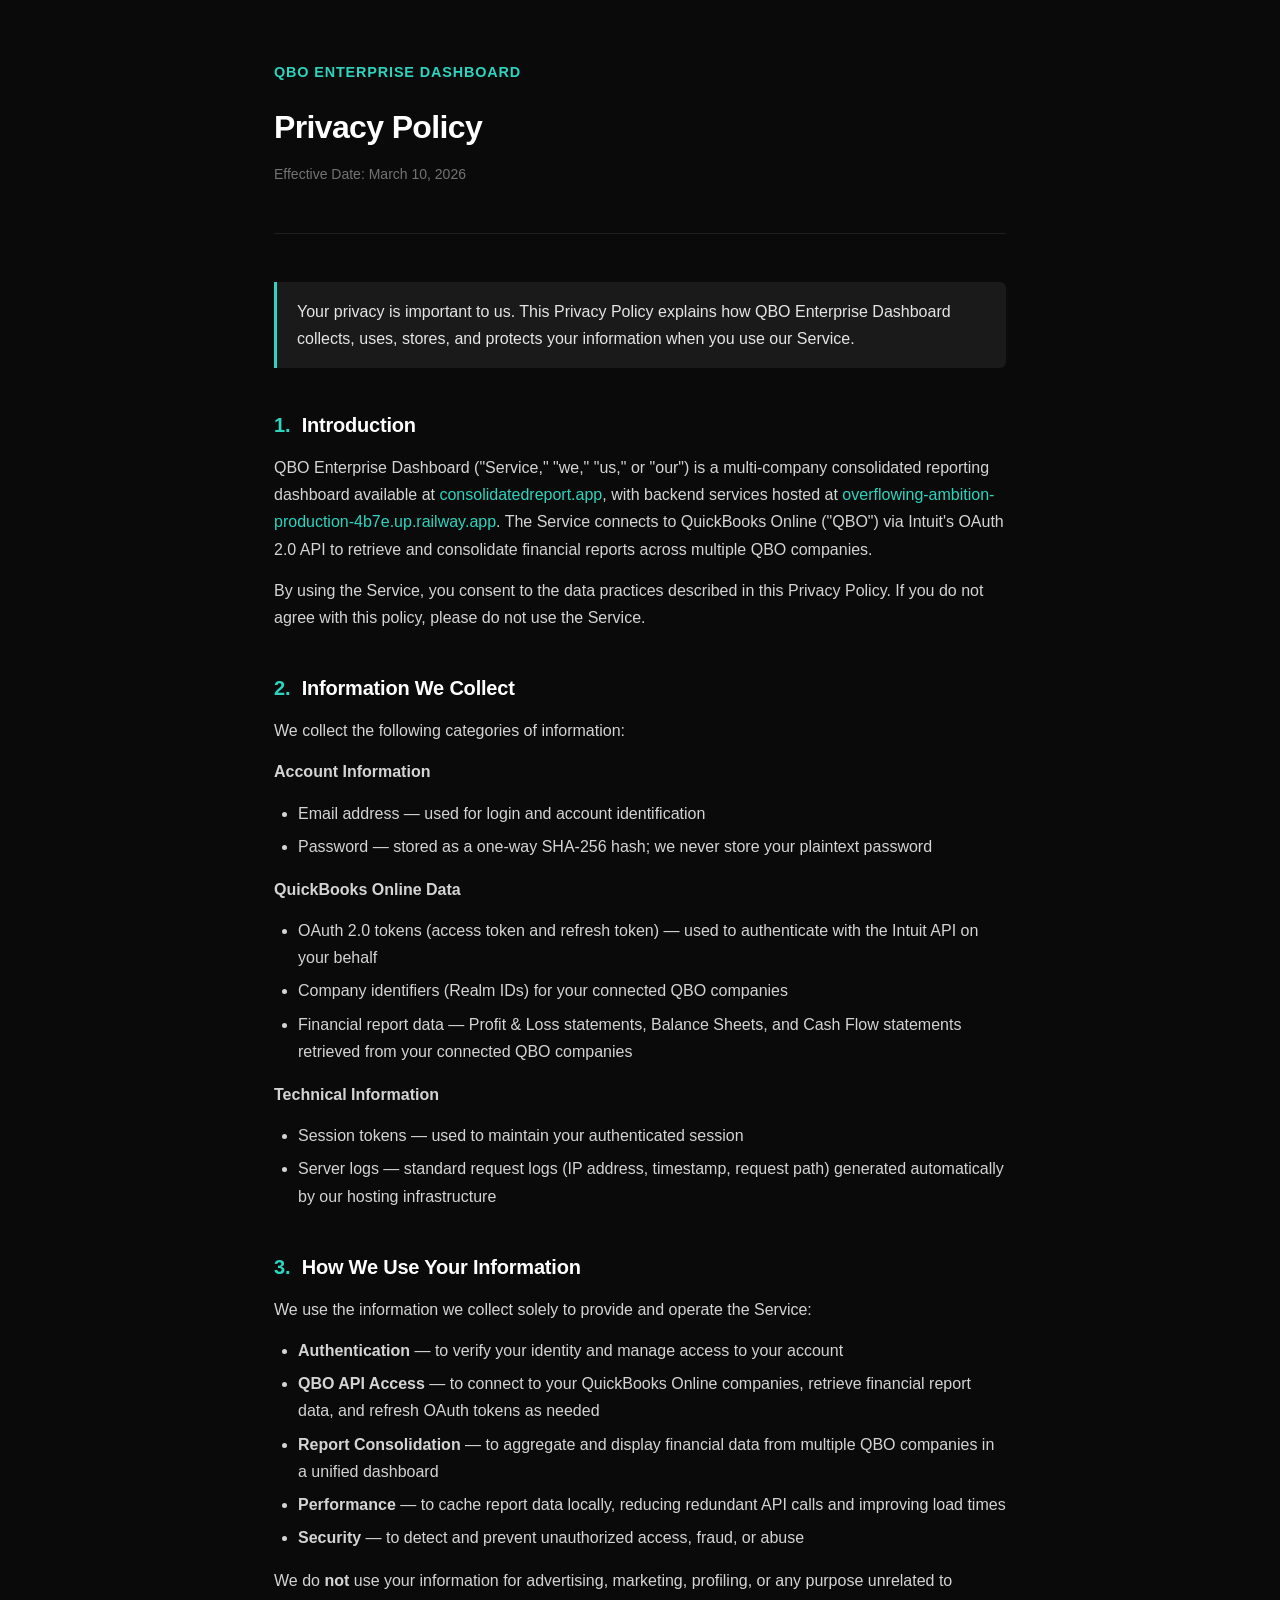
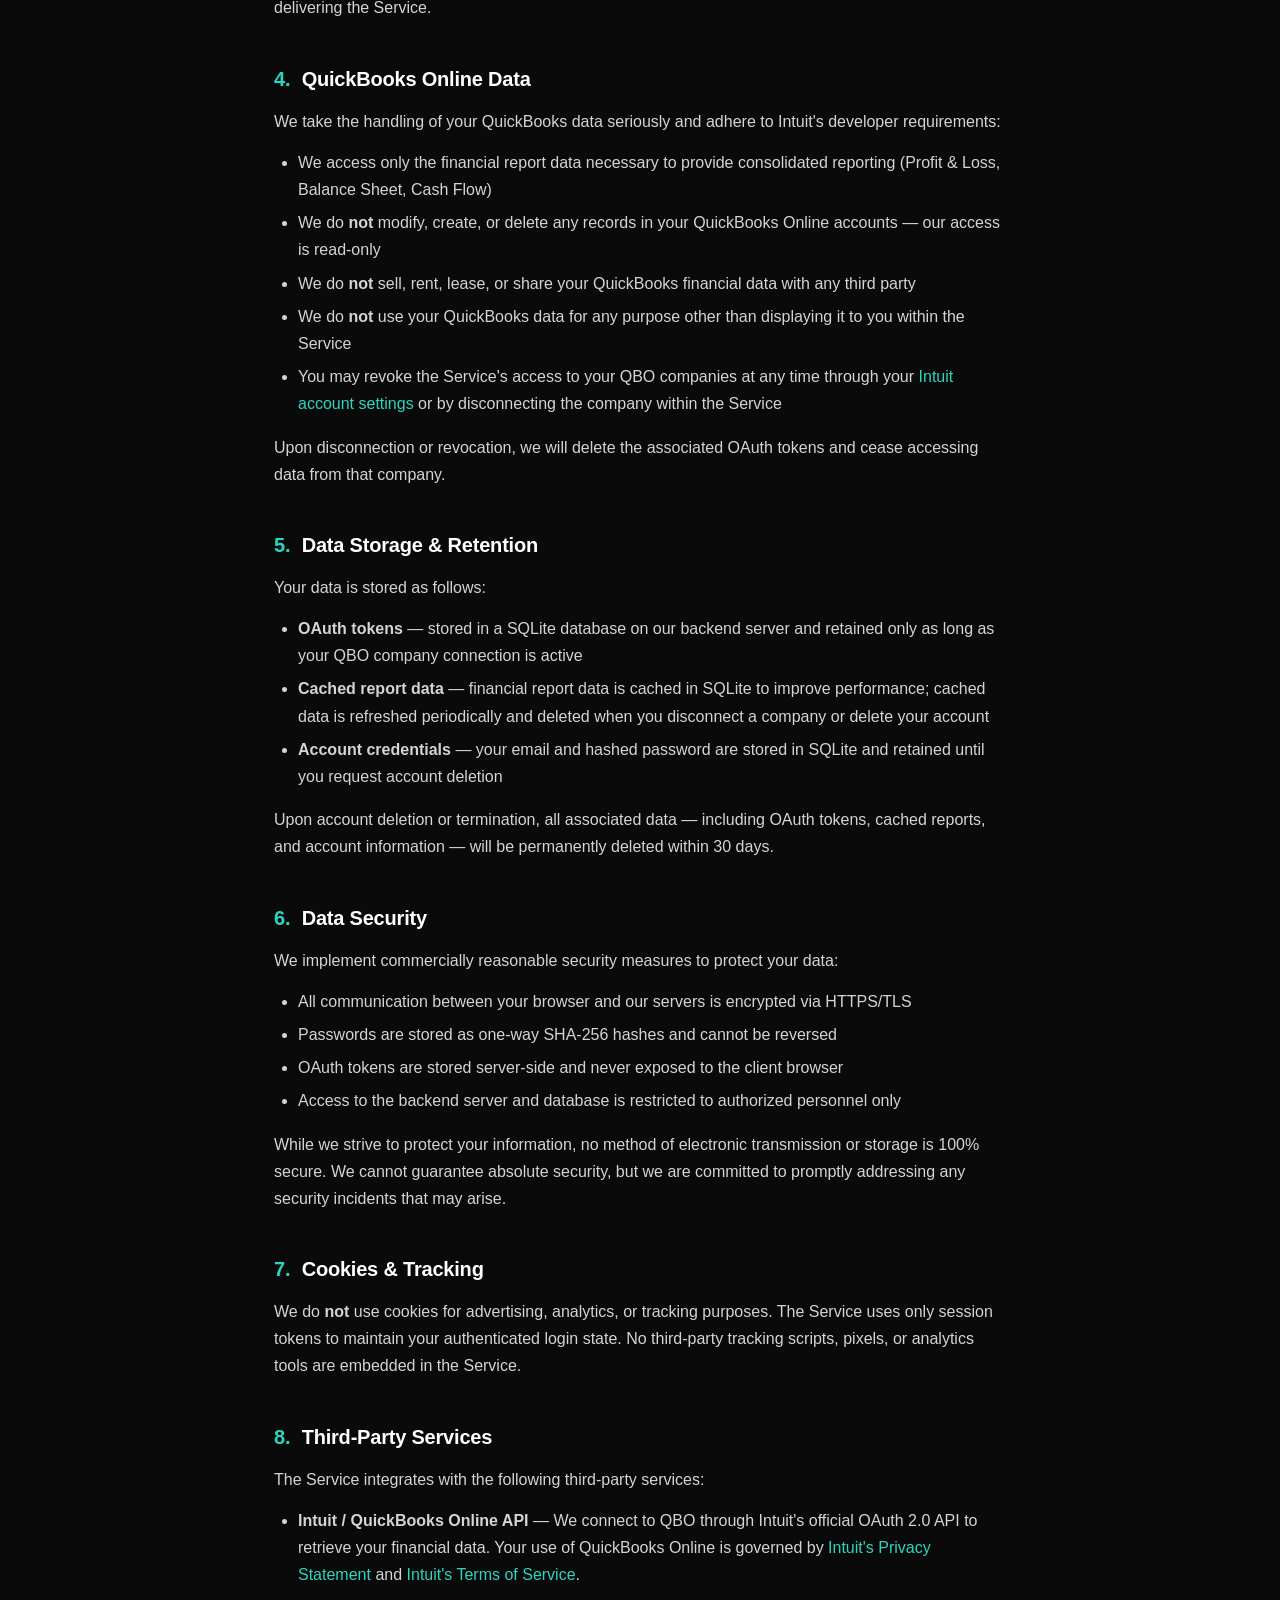
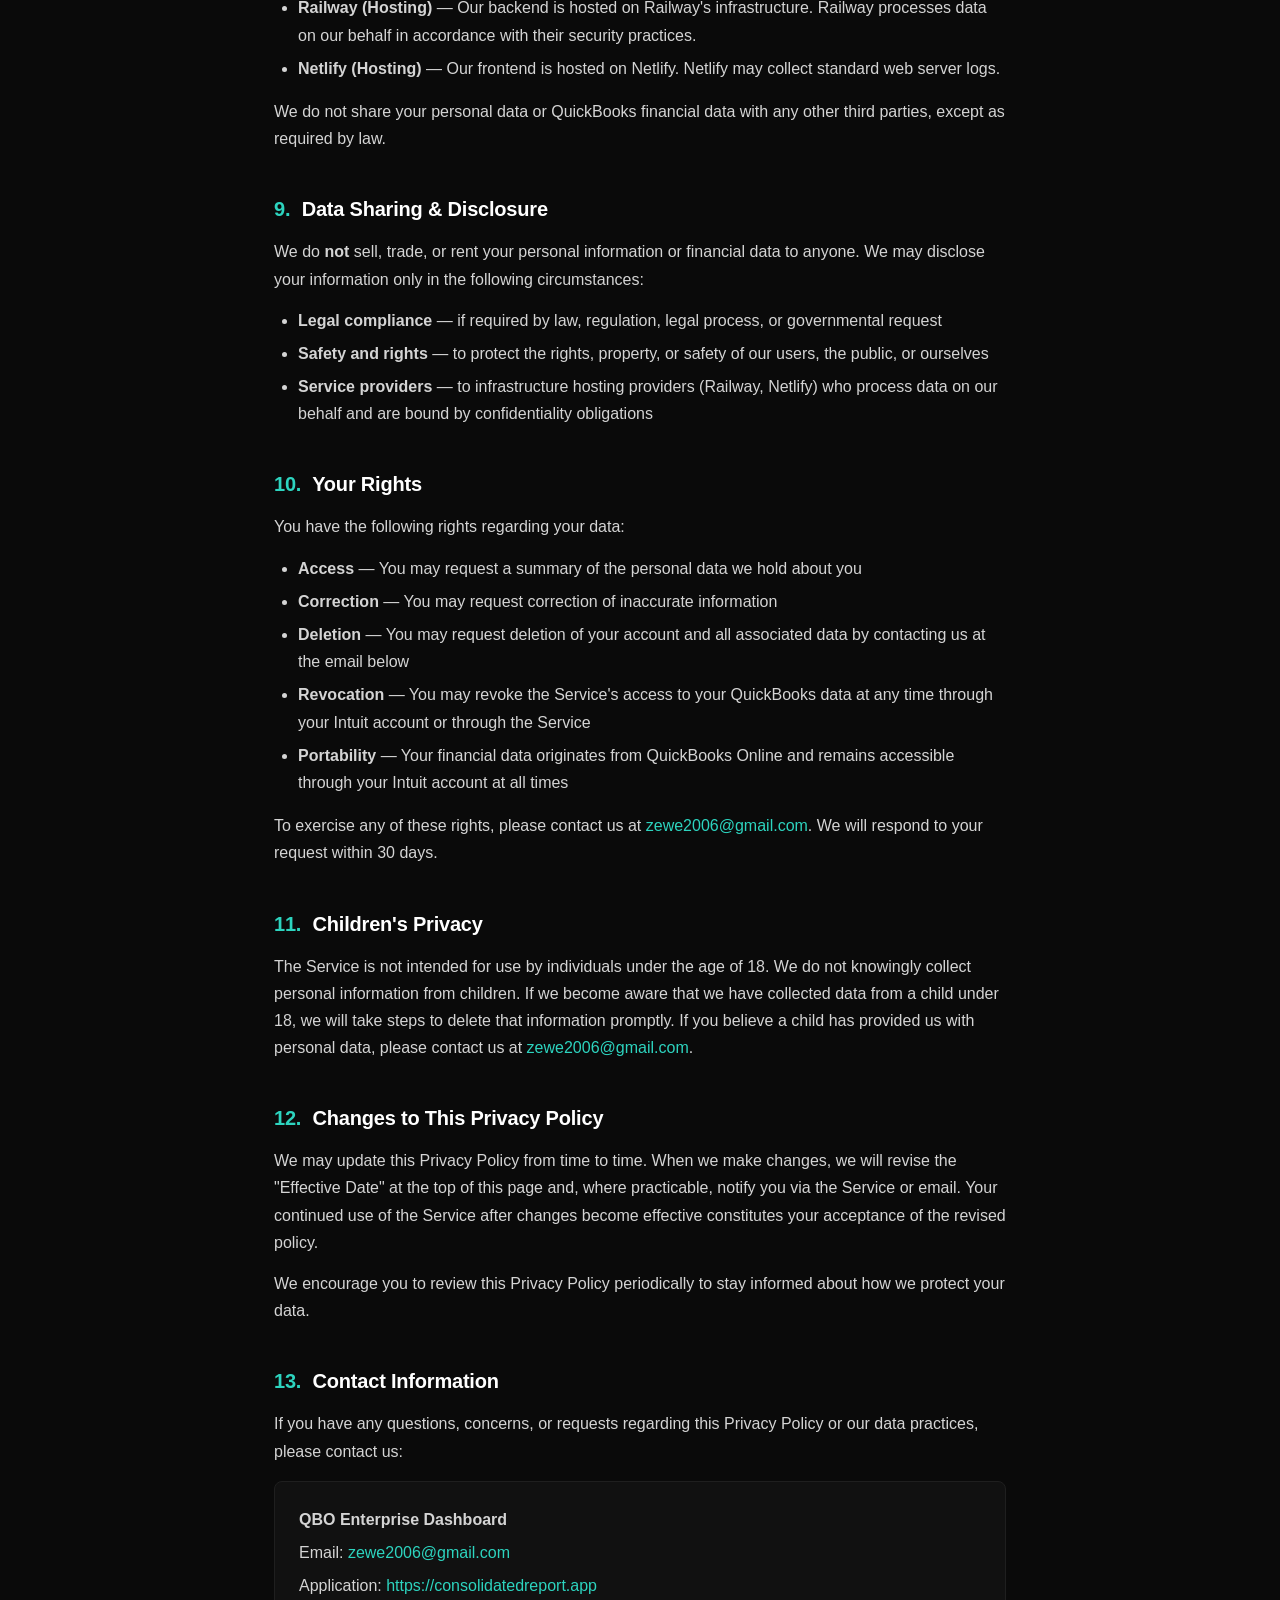
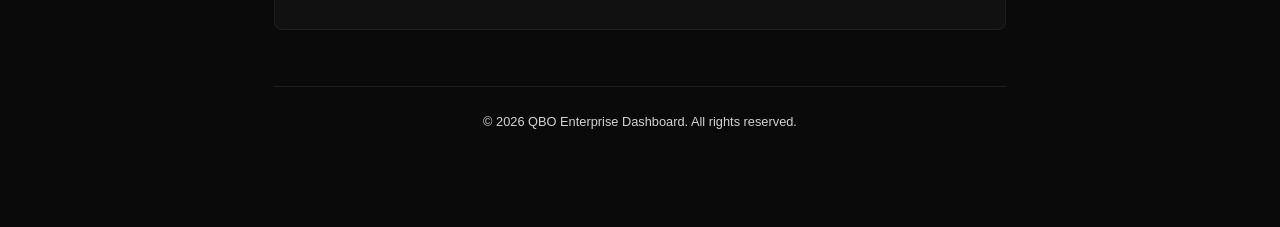
<file: privacy.html>
<!DOCTYPE html>
<html lang="en">
<head>
    <meta charset="UTF-8">
    <meta name="viewport" content="width=device-width, initial-scale=1.0">
    <title>Privacy Policy — QBO Enterprise Dashboard</title>
    <style>
        *, *::before, *::after {
            box-sizing: border-box;
            margin: 0;
            padding: 0;
        }

        body {
            background-color: #0a0a0a;
            color: #e5e5e5;
            font-family: -apple-system, BlinkMacSystemFont, "Segoe UI", Roboto, Helvetica, Arial, sans-serif;
            line-height: 1.7;
            font-size: 16px;
            -webkit-font-smoothing: antialiased;
        }

        .container {
            max-width: 780px;
            margin: 0 auto;
            padding: 60px 24px 80px;
        }

        header {
            margin-bottom: 48px;
            padding-bottom: 32px;
            border-bottom: 1px solid #1f1f1f;
        }

        header h1 {
            font-size: 2rem;
            font-weight: 700;
            color: #ffffff;
            letter-spacing: -0.02em;
            margin-bottom: 8px;
        }

        header .app-name {
            color: #2dd4bf;
            font-size: 0.9rem;
            font-weight: 600;
            text-transform: uppercase;
            letter-spacing: 0.06em;
            margin-bottom: 16px;
            display: block;
        }

        header .effective-date {
            color: #737373;
            font-size: 0.875rem;
        }

        h2 {
            font-size: 1.25rem;
            font-weight: 600;
            color: #ffffff;
            margin-top: 40px;
            margin-bottom: 12px;
            letter-spacing: -0.01em;
        }

        h2 .section-number {
            color: #2dd4bf;
            margin-right: 6px;
        }

        p {
            margin-bottom: 14px;
            color: #d4d4d4;
        }

        ul {
            margin: 10px 0 16px 24px;
            color: #d4d4d4;
        }

        ul li {
            margin-bottom: 6px;
        }

        a {
            color: #2dd4bf;
            text-decoration: none;
        }

        a:hover {
            text-decoration: underline;
        }

        .highlight {
            background-color: #1a1a1a;
            border-left: 3px solid #2dd4bf;
            padding: 16px 20px;
            margin: 16px 0;
            border-radius: 0 6px 6px 0;
        }

        .highlight p {
            margin-bottom: 0;
            color: #e5e5e5;
        }

        .contact-block {
            background-color: #111111;
            border: 1px solid #1f1f1f;
            border-radius: 8px;
            padding: 24px;
            margin-top: 16px;
        }

        .contact-block p {
            margin-bottom: 6px;
        }

        footer {
            margin-top: 56px;
            padding-top: 24px;
            border-top: 1px solid #1f1f1f;
            text-align: center;
            color: #525252;
            font-size: 0.8rem;
        }

        @media (max-width: 600px) {
            .container {
                padding: 40px 16px 60px;
            }
            header h1 {
                font-size: 1.5rem;
            }
            h2 {
                font-size: 1.1rem;
            }
        }
    </style>
</head>
<body>
    <div class="container">

        <header>
            <span class="app-name">QBO Enterprise Dashboard</span>
            <h1>Privacy Policy</h1>
            <p class="effective-date">Effective Date: March 10, 2026</p>
        </header>

        <div class="highlight">
            <p>Your privacy is important to us. This Privacy Policy explains how QBO Enterprise Dashboard collects, uses, stores, and protects your information when you use our Service.</p>
        </div>

        <!-- 1. Introduction -->
        <h2><span class="section-number">1.</span> Introduction</h2>
        <p>QBO Enterprise Dashboard ("Service," "we," "us," or "our") is a multi-company consolidated reporting dashboard available at <a href="https://consolidatedreport.app">consolidatedreport.app</a>, with backend services hosted at <a href="https://overflowing-ambition-production-4b7e.up.railway.app">overflowing-ambition-production-4b7e.up.railway.app</a>. The Service connects to QuickBooks Online ("QBO") via Intuit's OAuth 2.0 API to retrieve and consolidate financial reports across multiple QBO companies.</p>
        <p>By using the Service, you consent to the data practices described in this Privacy Policy. If you do not agree with this policy, please do not use the Service.</p>

        <!-- 2. Information We Collect -->
        <h2><span class="section-number">2.</span> Information We Collect</h2>
        <p>We collect the following categories of information:</p>

        <p><strong>Account Information</strong></p>
        <ul>
            <li>Email address — used for login and account identification</li>
            <li>Password — stored as a one-way SHA-256 hash; we never store your plaintext password</li>
        </ul>

        <p><strong>QuickBooks Online Data</strong></p>
        <ul>
            <li>OAuth 2.0 tokens (access token and refresh token) — used to authenticate with the Intuit API on your behalf</li>
            <li>Company identifiers (Realm IDs) for your connected QBO companies</li>
            <li>Financial report data — Profit &amp; Loss statements, Balance Sheets, and Cash Flow statements retrieved from your connected QBO companies</li>
        </ul>

        <p><strong>Technical Information</strong></p>
        <ul>
            <li>Session tokens — used to maintain your authenticated session</li>
            <li>Server logs — standard request logs (IP address, timestamp, request path) generated automatically by our hosting infrastructure</li>
        </ul>

        <!-- 3. How We Use Your Information -->
        <h2><span class="section-number">3.</span> How We Use Your Information</h2>
        <p>We use the information we collect solely to provide and operate the Service:</p>
        <ul>
            <li><strong>Authentication</strong> — to verify your identity and manage access to your account</li>
            <li><strong>QBO API Access</strong> — to connect to your QuickBooks Online companies, retrieve financial report data, and refresh OAuth tokens as needed</li>
            <li><strong>Report Consolidation</strong> — to aggregate and display financial data from multiple QBO companies in a unified dashboard</li>
            <li><strong>Performance</strong> — to cache report data locally, reducing redundant API calls and improving load times</li>
            <li><strong>Security</strong> — to detect and prevent unauthorized access, fraud, or abuse</li>
        </ul>
        <p>We do <strong>not</strong> use your information for advertising, marketing, profiling, or any purpose unrelated to delivering the Service.</p>

        <!-- 4. QuickBooks Online Data -->
        <h2><span class="section-number">4.</span> QuickBooks Online Data</h2>
        <p>We take the handling of your QuickBooks data seriously and adhere to Intuit's developer requirements:</p>
        <ul>
            <li>We access only the financial report data necessary to provide consolidated reporting (Profit &amp; Loss, Balance Sheet, Cash Flow)</li>
            <li>We do <strong>not</strong> modify, create, or delete any records in your QuickBooks Online accounts — our access is read-only</li>
            <li>We do <strong>not</strong> sell, rent, lease, or share your QuickBooks financial data with any third party</li>
            <li>We do <strong>not</strong> use your QuickBooks data for any purpose other than displaying it to you within the Service</li>
            <li>You may revoke the Service's access to your QBO companies at any time through your <a href="https://accounts.intuit.com">Intuit account settings</a> or by disconnecting the company within the Service</li>
        </ul>
        <p>Upon disconnection or revocation, we will delete the associated OAuth tokens and cease accessing data from that company.</p>

        <!-- 5. Data Storage and Retention -->
        <h2><span class="section-number">5.</span> Data Storage &amp; Retention</h2>
        <p>Your data is stored as follows:</p>
        <ul>
            <li><strong>OAuth tokens</strong> — stored in a SQLite database on our backend server and retained only as long as your QBO company connection is active</li>
            <li><strong>Cached report data</strong> — financial report data is cached in SQLite to improve performance; cached data is refreshed periodically and deleted when you disconnect a company or delete your account</li>
            <li><strong>Account credentials</strong> — your email and hashed password are stored in SQLite and retained until you request account deletion</li>
        </ul>
        <p>Upon account deletion or termination, all associated data — including OAuth tokens, cached reports, and account information — will be permanently deleted within 30 days.</p>

        <!-- 6. Data Security -->
        <h2><span class="section-number">6.</span> Data Security</h2>
        <p>We implement commercially reasonable security measures to protect your data:</p>
        <ul>
            <li>All communication between your browser and our servers is encrypted via HTTPS/TLS</li>
            <li>Passwords are stored as one-way SHA-256 hashes and cannot be reversed</li>
            <li>OAuth tokens are stored server-side and never exposed to the client browser</li>
            <li>Access to the backend server and database is restricted to authorized personnel only</li>
        </ul>
        <p>While we strive to protect your information, no method of electronic transmission or storage is 100% secure. We cannot guarantee absolute security, but we are committed to promptly addressing any security incidents that may arise.</p>

        <!-- 7. Cookies and Tracking -->
        <h2><span class="section-number">7.</span> Cookies &amp; Tracking</h2>
        <p>We do <strong>not</strong> use cookies for advertising, analytics, or tracking purposes. The Service uses only session tokens to maintain your authenticated login state. No third-party tracking scripts, pixels, or analytics tools are embedded in the Service.</p>

        <!-- 8. Third-Party Services -->
        <h2><span class="section-number">8.</span> Third-Party Services</h2>
        <p>The Service integrates with the following third-party services:</p>
        <ul>
            <li><strong>Intuit / QuickBooks Online API</strong> — We connect to QBO through Intuit's official OAuth 2.0 API to retrieve your financial data. Your use of QuickBooks Online is governed by <a href="https://www.intuit.com/privacy/">Intuit's Privacy Statement</a> and <a href="https://accounts.intuit.com/terms-of-service">Intuit's Terms of Service</a>.</li>
            <li><strong>Railway (Hosting)</strong> — Our backend is hosted on Railway's infrastructure. Railway processes data on our behalf in accordance with their security practices.</li>
            <li><strong>Netlify (Hosting)</strong> — Our frontend is hosted on Netlify. Netlify may collect standard web server logs.</li>
        </ul>
        <p>We do not share your personal data or QuickBooks financial data with any other third parties, except as required by law.</p>

        <!-- 9. Data Sharing and Disclosure -->
        <h2><span class="section-number">9.</span> Data Sharing &amp; Disclosure</h2>
        <p>We do <strong>not</strong> sell, trade, or rent your personal information or financial data to anyone. We may disclose your information only in the following circumstances:</p>
        <ul>
            <li><strong>Legal compliance</strong> — if required by law, regulation, legal process, or governmental request</li>
            <li><strong>Safety and rights</strong> — to protect the rights, property, or safety of our users, the public, or ourselves</li>
            <li><strong>Service providers</strong> — to infrastructure hosting providers (Railway, Netlify) who process data on our behalf and are bound by confidentiality obligations</li>
        </ul>

        <!-- 10. Your Rights -->
        <h2><span class="section-number">10.</span> Your Rights</h2>
        <p>You have the following rights regarding your data:</p>
        <ul>
            <li><strong>Access</strong> — You may request a summary of the personal data we hold about you</li>
            <li><strong>Correction</strong> — You may request correction of inaccurate information</li>
            <li><strong>Deletion</strong> — You may request deletion of your account and all associated data by contacting us at the email below</li>
            <li><strong>Revocation</strong> — You may revoke the Service's access to your QuickBooks data at any time through your Intuit account or through the Service</li>
            <li><strong>Portability</strong> — Your financial data originates from QuickBooks Online and remains accessible through your Intuit account at all times</li>
        </ul>
        <p>To exercise any of these rights, please contact us at <a href="mailto:zewe2006@gmail.com">zewe2006@gmail.com</a>. We will respond to your request within 30 days.</p>

        <!-- 11. Children's Privacy -->
        <h2><span class="section-number">11.</span> Children's Privacy</h2>
        <p>The Service is not intended for use by individuals under the age of 18. We do not knowingly collect personal information from children. If we become aware that we have collected data from a child under 18, we will take steps to delete that information promptly. If you believe a child has provided us with personal data, please contact us at <a href="mailto:zewe2006@gmail.com">zewe2006@gmail.com</a>.</p>

        <!-- 12. Changes to This Policy -->
        <h2><span class="section-number">12.</span> Changes to This Privacy Policy</h2>
        <p>We may update this Privacy Policy from time to time. When we make changes, we will revise the "Effective Date" at the top of this page and, where practicable, notify you via the Service or email. Your continued use of the Service after changes become effective constitutes your acceptance of the revised policy.</p>
        <p>We encourage you to review this Privacy Policy periodically to stay informed about how we protect your data.</p>

        <!-- 13. Contact Information -->
        <h2><span class="section-number">13.</span> Contact Information</h2>
        <p>If you have any questions, concerns, or requests regarding this Privacy Policy or our data practices, please contact us:</p>
        <div class="contact-block">
            <p><strong>QBO Enterprise Dashboard</strong></p>
            <p>Email: <a href="mailto:zewe2006@gmail.com">zewe2006@gmail.com</a></p>
            <p>Application: <a href="https://consolidatedreport.app">https://consolidatedreport.app</a></p>
        </div>

        <footer>
            <p>&copy; 2026 QBO Enterprise Dashboard. All rights reserved.</p>
        </footer>

    </div>
</body>
</html>
</file>
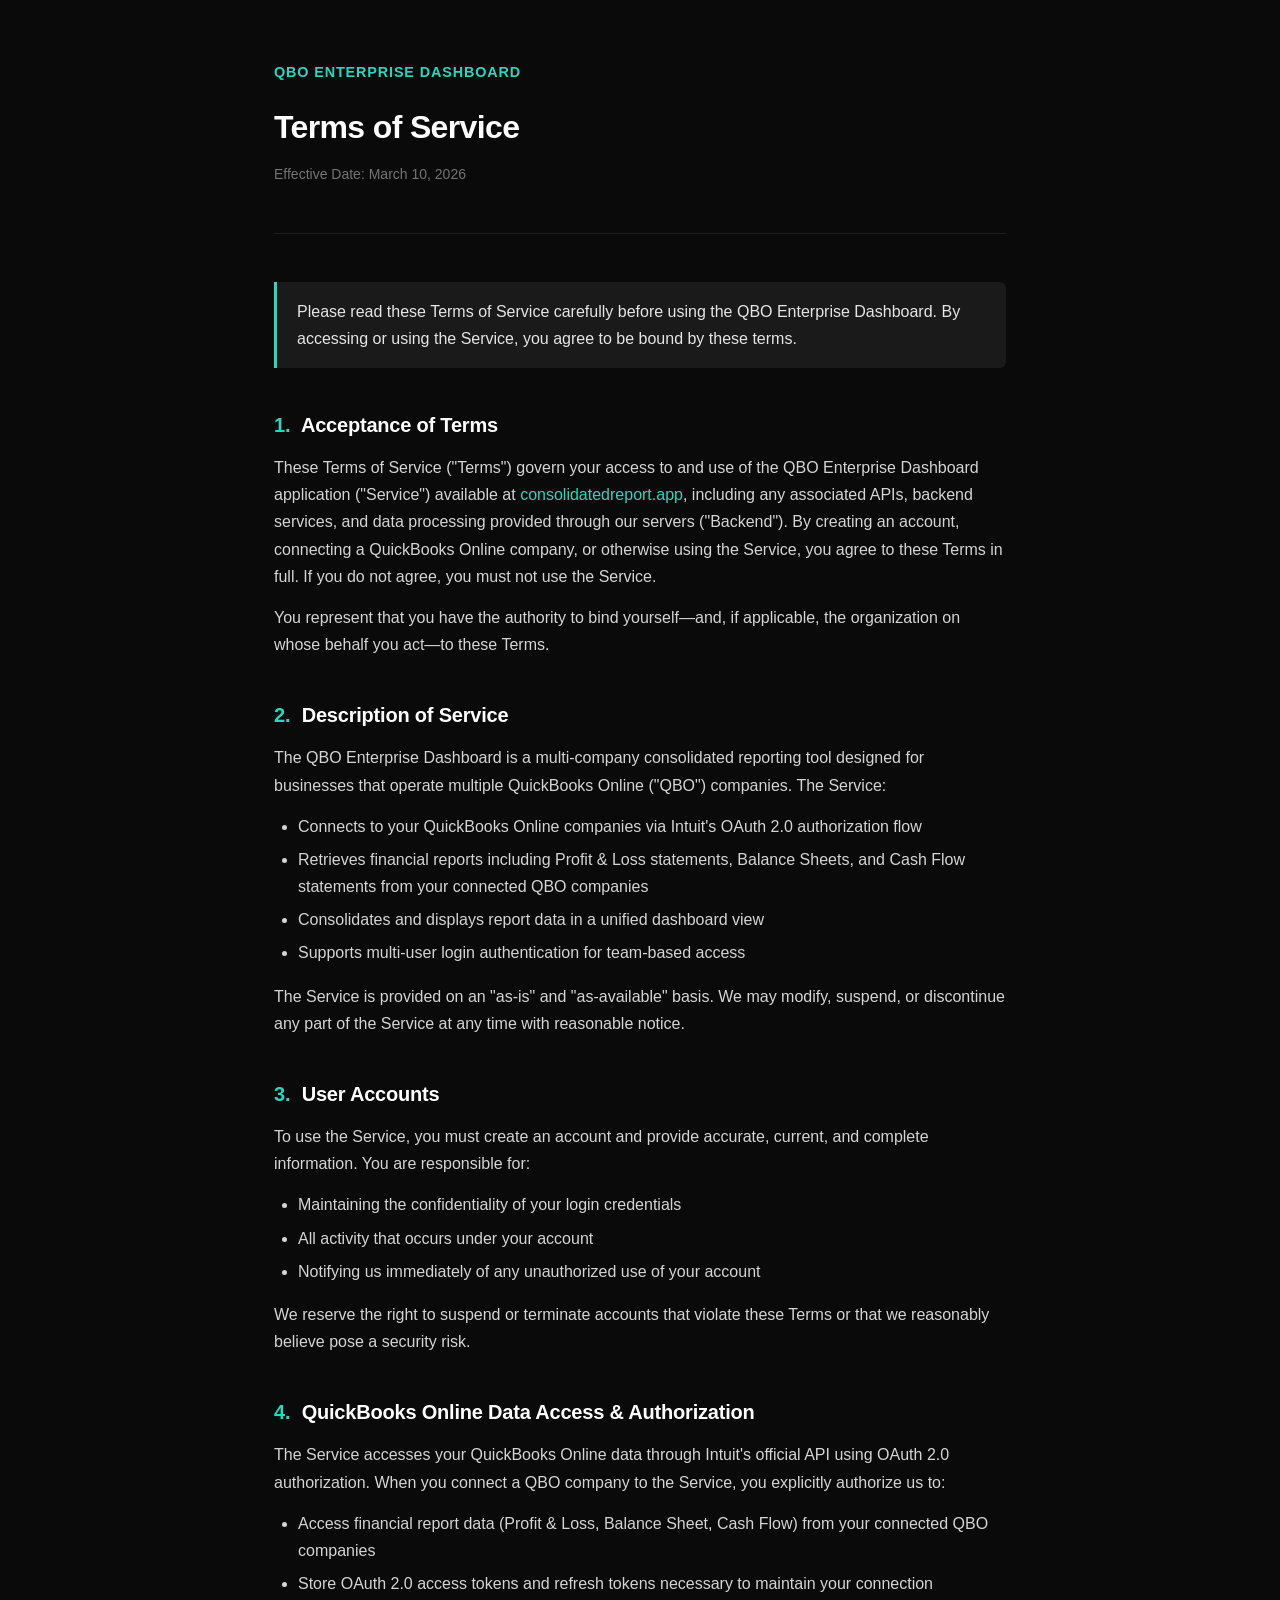
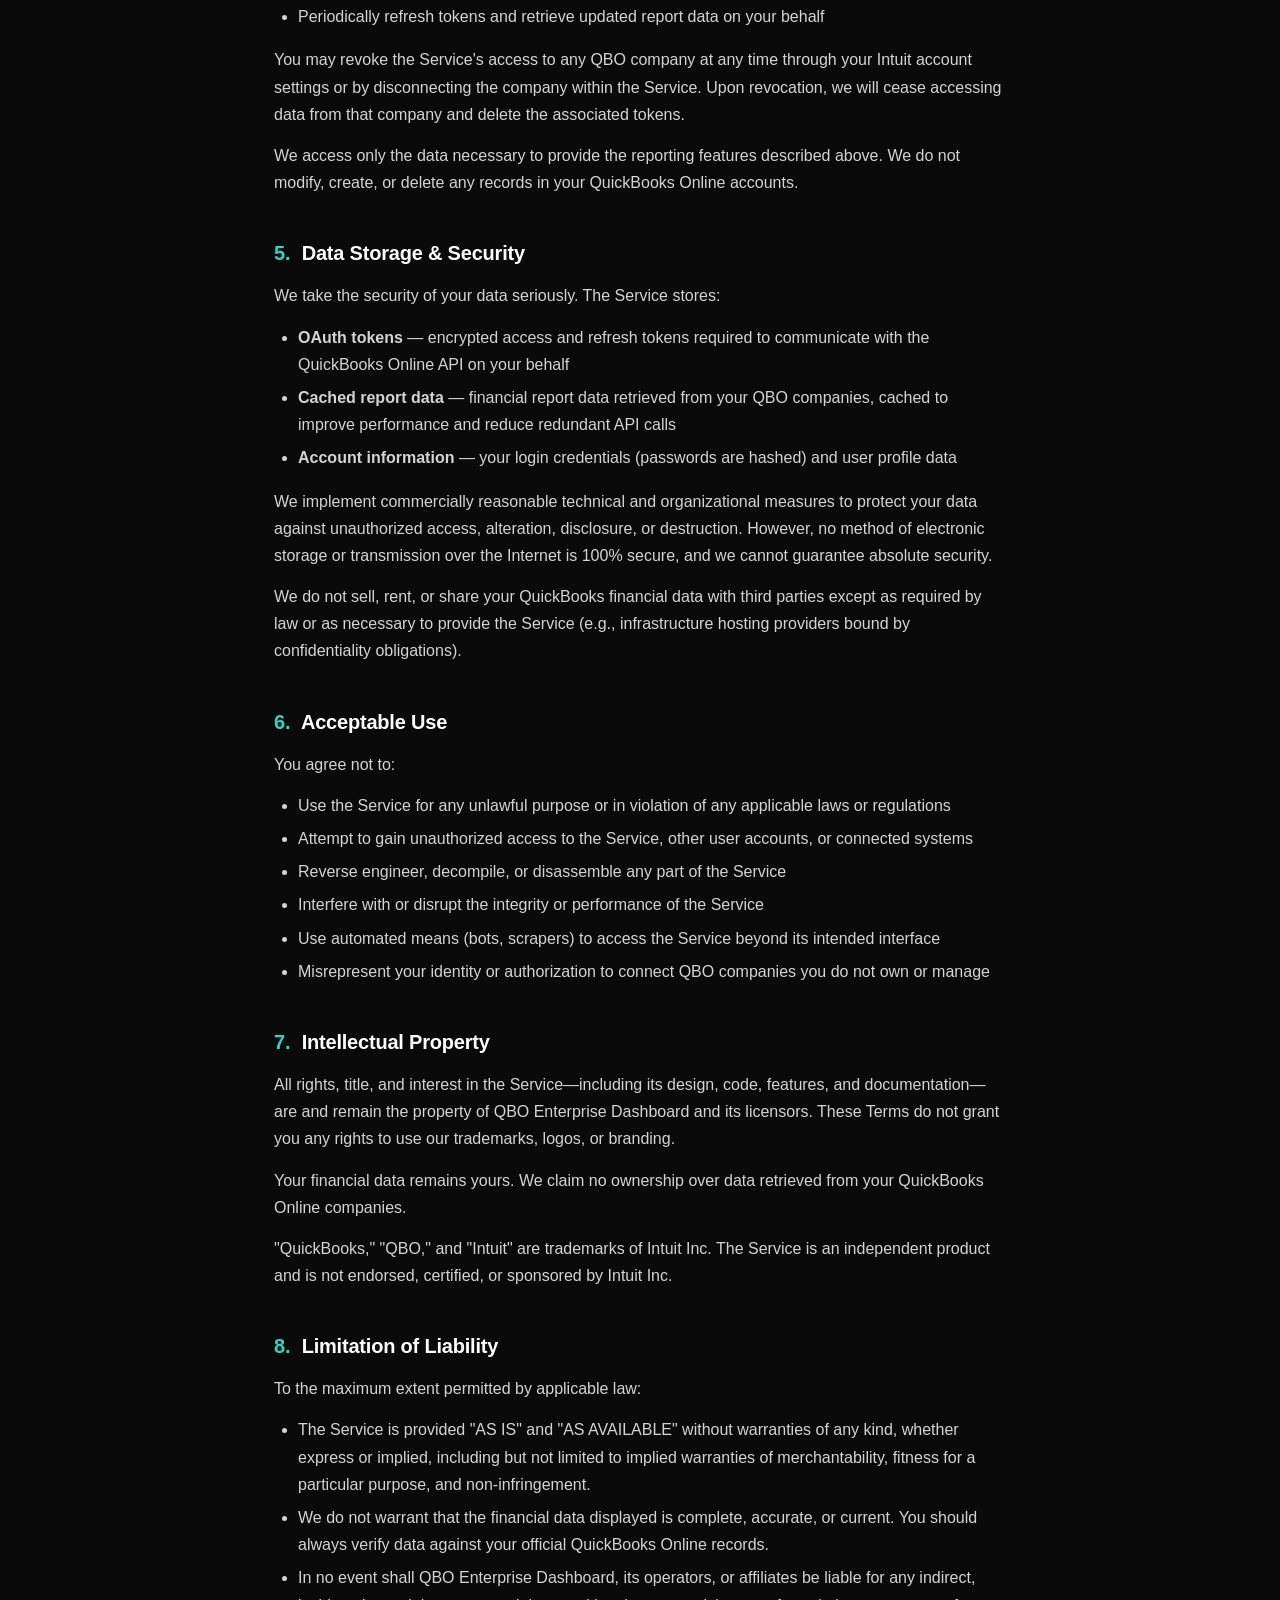
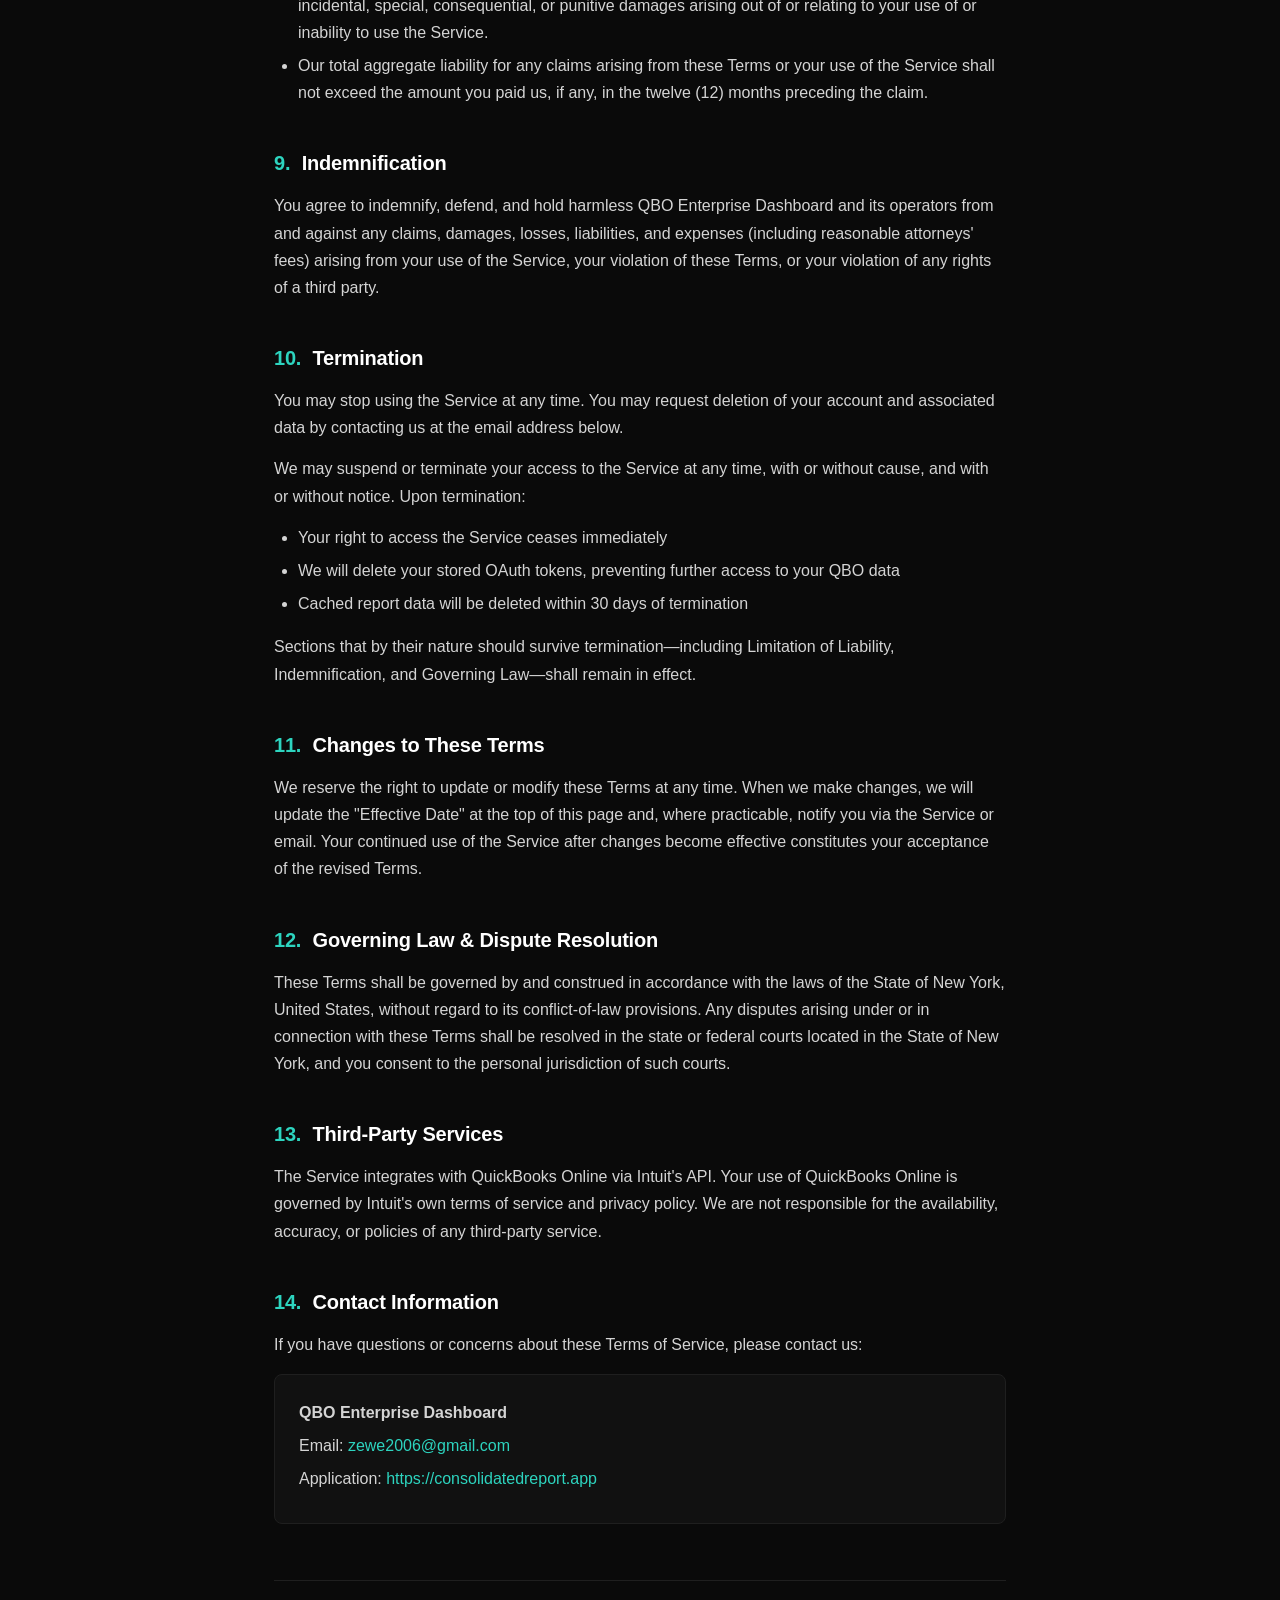
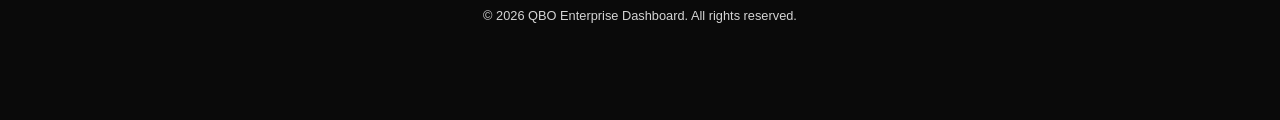
<file: terms.html>
<!DOCTYPE html>
<html lang="en">
<head>
    <meta charset="UTF-8">
    <meta name="viewport" content="width=device-width, initial-scale=1.0">
    <title>Terms of Service — QBO Enterprise Dashboard</title>
    <style>
        *, *::before, *::after {
            box-sizing: border-box;
            margin: 0;
            padding: 0;
        }

        body {
            background-color: #0a0a0a;
            color: #e5e5e5;
            font-family: -apple-system, BlinkMacSystemFont, "Segoe UI", Roboto, Helvetica, Arial, sans-serif;
            line-height: 1.7;
            font-size: 16px;
            -webkit-font-smoothing: antialiased;
        }

        .container {
            max-width: 780px;
            margin: 0 auto;
            padding: 60px 24px 80px;
        }

        header {
            margin-bottom: 48px;
            padding-bottom: 32px;
            border-bottom: 1px solid #1f1f1f;
        }

        header h1 {
            font-size: 2rem;
            font-weight: 700;
            color: #ffffff;
            letter-spacing: -0.02em;
            margin-bottom: 8px;
        }

        header .app-name {
            color: #2dd4bf;
            font-size: 0.9rem;
            font-weight: 600;
            text-transform: uppercase;
            letter-spacing: 0.06em;
            margin-bottom: 16px;
            display: block;
        }

        header .effective-date {
            color: #737373;
            font-size: 0.875rem;
        }

        h2 {
            font-size: 1.25rem;
            font-weight: 600;
            color: #ffffff;
            margin-top: 40px;
            margin-bottom: 12px;
            letter-spacing: -0.01em;
        }

        h2 .section-number {
            color: #2dd4bf;
            margin-right: 6px;
        }

        p {
            margin-bottom: 14px;
            color: #d4d4d4;
        }

        ul {
            margin: 10px 0 16px 24px;
            color: #d4d4d4;
        }

        ul li {
            margin-bottom: 6px;
        }

        a {
            color: #2dd4bf;
            text-decoration: none;
        }

        a:hover {
            text-decoration: underline;
        }

        .highlight {
            background-color: #1a1a1a;
            border-left: 3px solid #2dd4bf;
            padding: 16px 20px;
            margin: 16px 0;
            border-radius: 0 6px 6px 0;
        }

        .highlight p {
            margin-bottom: 0;
            color: #e5e5e5;
        }

        .contact-block {
            background-color: #111111;
            border: 1px solid #1f1f1f;
            border-radius: 8px;
            padding: 24px;
            margin-top: 16px;
        }

        .contact-block p {
            margin-bottom: 6px;
        }

        footer {
            margin-top: 56px;
            padding-top: 24px;
            border-top: 1px solid #1f1f1f;
            text-align: center;
            color: #525252;
            font-size: 0.8rem;
        }

        @media (max-width: 600px) {
            .container {
                padding: 40px 16px 60px;
            }
            header h1 {
                font-size: 1.5rem;
            }
            h2 {
                font-size: 1.1rem;
            }
        }
    </style>
</head>
<body>
    <div class="container">

        <header>
            <span class="app-name">QBO Enterprise Dashboard</span>
            <h1>Terms of Service</h1>
            <p class="effective-date">Effective Date: March 10, 2026</p>
        </header>

        <div class="highlight">
            <p>Please read these Terms of Service carefully before using the QBO Enterprise Dashboard. By accessing or using the Service, you agree to be bound by these terms.</p>
        </div>

        <!-- 1. Acceptance of Terms -->
        <h2><span class="section-number">1.</span> Acceptance of Terms</h2>
        <p>These Terms of Service ("Terms") govern your access to and use of the QBO Enterprise Dashboard application ("Service") available at <a href="https://consolidatedreport.app">consolidatedreport.app</a>, including any associated APIs, backend services, and data processing provided through our servers ("Backend"). By creating an account, connecting a QuickBooks Online company, or otherwise using the Service, you agree to these Terms in full. If you do not agree, you must not use the Service.</p>
        <p>You represent that you have the authority to bind yourself—and, if applicable, the organization on whose behalf you act—to these Terms.</p>

        <!-- 2. Description of Service -->
        <h2><span class="section-number">2.</span> Description of Service</h2>
        <p>The QBO Enterprise Dashboard is a multi-company consolidated reporting tool designed for businesses that operate multiple QuickBooks Online ("QBO") companies. The Service:</p>
        <ul>
            <li>Connects to your QuickBooks Online companies via Intuit's OAuth 2.0 authorization flow</li>
            <li>Retrieves financial reports including Profit &amp; Loss statements, Balance Sheets, and Cash Flow statements from your connected QBO companies</li>
            <li>Consolidates and displays report data in a unified dashboard view</li>
            <li>Supports multi-user login authentication for team-based access</li>
        </ul>
        <p>The Service is provided on an "as-is" and "as-available" basis. We may modify, suspend, or discontinue any part of the Service at any time with reasonable notice.</p>

        <!-- 3. User Accounts -->
        <h2><span class="section-number">3.</span> User Accounts</h2>
        <p>To use the Service, you must create an account and provide accurate, current, and complete information. You are responsible for:</p>
        <ul>
            <li>Maintaining the confidentiality of your login credentials</li>
            <li>All activity that occurs under your account</li>
            <li>Notifying us immediately of any unauthorized use of your account</li>
        </ul>
        <p>We reserve the right to suspend or terminate accounts that violate these Terms or that we reasonably believe pose a security risk.</p>

        <!-- 4. QuickBooks Online Data Access & Authorization -->
        <h2><span class="section-number">4.</span> QuickBooks Online Data Access &amp; Authorization</h2>
        <p>The Service accesses your QuickBooks Online data through Intuit's official API using OAuth 2.0 authorization. When you connect a QBO company to the Service, you explicitly authorize us to:</p>
        <ul>
            <li>Access financial report data (Profit &amp; Loss, Balance Sheet, Cash Flow) from your connected QBO companies</li>
            <li>Store OAuth 2.0 access tokens and refresh tokens necessary to maintain your connection</li>
            <li>Periodically refresh tokens and retrieve updated report data on your behalf</li>
        </ul>
        <p>You may revoke the Service's access to any QBO company at any time through your Intuit account settings or by disconnecting the company within the Service. Upon revocation, we will cease accessing data from that company and delete the associated tokens.</p>
        <p>We access only the data necessary to provide the reporting features described above. We do not modify, create, or delete any records in your QuickBooks Online accounts.</p>

        <!-- 5. Data Storage and Security -->
        <h2><span class="section-number">5.</span> Data Storage &amp; Security</h2>
        <p>We take the security of your data seriously. The Service stores:</p>
        <ul>
            <li><strong>OAuth tokens</strong> — encrypted access and refresh tokens required to communicate with the QuickBooks Online API on your behalf</li>
            <li><strong>Cached report data</strong> — financial report data retrieved from your QBO companies, cached to improve performance and reduce redundant API calls</li>
            <li><strong>Account information</strong> — your login credentials (passwords are hashed) and user profile data</li>
        </ul>
        <p>We implement commercially reasonable technical and organizational measures to protect your data against unauthorized access, alteration, disclosure, or destruction. However, no method of electronic storage or transmission over the Internet is 100% secure, and we cannot guarantee absolute security.</p>
        <p>We do not sell, rent, or share your QuickBooks financial data with third parties except as required by law or as necessary to provide the Service (e.g., infrastructure hosting providers bound by confidentiality obligations).</p>

        <!-- 6. Acceptable Use -->
        <h2><span class="section-number">6.</span> Acceptable Use</h2>
        <p>You agree not to:</p>
        <ul>
            <li>Use the Service for any unlawful purpose or in violation of any applicable laws or regulations</li>
            <li>Attempt to gain unauthorized access to the Service, other user accounts, or connected systems</li>
            <li>Reverse engineer, decompile, or disassemble any part of the Service</li>
            <li>Interfere with or disrupt the integrity or performance of the Service</li>
            <li>Use automated means (bots, scrapers) to access the Service beyond its intended interface</li>
            <li>Misrepresent your identity or authorization to connect QBO companies you do not own or manage</li>
        </ul>

        <!-- 7. Intellectual Property -->
        <h2><span class="section-number">7.</span> Intellectual Property</h2>
        <p>All rights, title, and interest in the Service—including its design, code, features, and documentation—are and remain the property of QBO Enterprise Dashboard and its licensors. These Terms do not grant you any rights to use our trademarks, logos, or branding.</p>
        <p>Your financial data remains yours. We claim no ownership over data retrieved from your QuickBooks Online companies.</p>
        <p>"QuickBooks," "QBO," and "Intuit" are trademarks of Intuit Inc. The Service is an independent product and is not endorsed, certified, or sponsored by Intuit Inc.</p>

        <!-- 8. Limitation of Liability -->
        <h2><span class="section-number">8.</span> Limitation of Liability</h2>
        <p>To the maximum extent permitted by applicable law:</p>
        <ul>
            <li>The Service is provided "AS IS" and "AS AVAILABLE" without warranties of any kind, whether express or implied, including but not limited to implied warranties of merchantability, fitness for a particular purpose, and non-infringement.</li>
            <li>We do not warrant that the financial data displayed is complete, accurate, or current. You should always verify data against your official QuickBooks Online records.</li>
            <li>In no event shall QBO Enterprise Dashboard, its operators, or affiliates be liable for any indirect, incidental, special, consequential, or punitive damages arising out of or relating to your use of or inability to use the Service.</li>
            <li>Our total aggregate liability for any claims arising from these Terms or your use of the Service shall not exceed the amount you paid us, if any, in the twelve (12) months preceding the claim.</li>
        </ul>

        <!-- 9. Indemnification -->
        <h2><span class="section-number">9.</span> Indemnification</h2>
        <p>You agree to indemnify, defend, and hold harmless QBO Enterprise Dashboard and its operators from and against any claims, damages, losses, liabilities, and expenses (including reasonable attorneys' fees) arising from your use of the Service, your violation of these Terms, or your violation of any rights of a third party.</p>

        <!-- 10. Termination -->
        <h2><span class="section-number">10.</span> Termination</h2>
        <p>You may stop using the Service at any time. You may request deletion of your account and associated data by contacting us at the email address below.</p>
        <p>We may suspend or terminate your access to the Service at any time, with or without cause, and with or without notice. Upon termination:</p>
        <ul>
            <li>Your right to access the Service ceases immediately</li>
            <li>We will delete your stored OAuth tokens, preventing further access to your QBO data</li>
            <li>Cached report data will be deleted within 30 days of termination</li>
        </ul>
        <p>Sections that by their nature should survive termination—including Limitation of Liability, Indemnification, and Governing Law—shall remain in effect.</p>

        <!-- 11. Changes to Terms -->
        <h2><span class="section-number">11.</span> Changes to These Terms</h2>
        <p>We reserve the right to update or modify these Terms at any time. When we make changes, we will update the "Effective Date" at the top of this page and, where practicable, notify you via the Service or email. Your continued use of the Service after changes become effective constitutes your acceptance of the revised Terms.</p>

        <!-- 12. Governing Law -->
        <h2><span class="section-number">12.</span> Governing Law &amp; Dispute Resolution</h2>
        <p>These Terms shall be governed by and construed in accordance with the laws of the State of New York, United States, without regard to its conflict-of-law provisions. Any disputes arising under or in connection with these Terms shall be resolved in the state or federal courts located in the State of New York, and you consent to the personal jurisdiction of such courts.</p>

        <!-- 13. Third-Party Services -->
        <h2><span class="section-number">13.</span> Third-Party Services</h2>
        <p>The Service integrates with QuickBooks Online via Intuit's API. Your use of QuickBooks Online is governed by Intuit's own terms of service and privacy policy. We are not responsible for the availability, accuracy, or policies of any third-party service.</p>

        <!-- 14. Contact Information -->
        <h2><span class="section-number">14.</span> Contact Information</h2>
        <p>If you have questions or concerns about these Terms of Service, please contact us:</p>
        <div class="contact-block">
            <p><strong>QBO Enterprise Dashboard</strong></p>
            <p>Email: <a href="mailto:zewe2006@gmail.com">zewe2006@gmail.com</a></p>
            <p>Application: <a href="https://consolidatedreport.app">https://consolidatedreport.app</a></p>
        </div>

        <footer>
            <p>&copy; 2026 QBO Enterprise Dashboard. All rights reserved.</p>
        </footer>

    </div>
</body>
</html>
</file>
